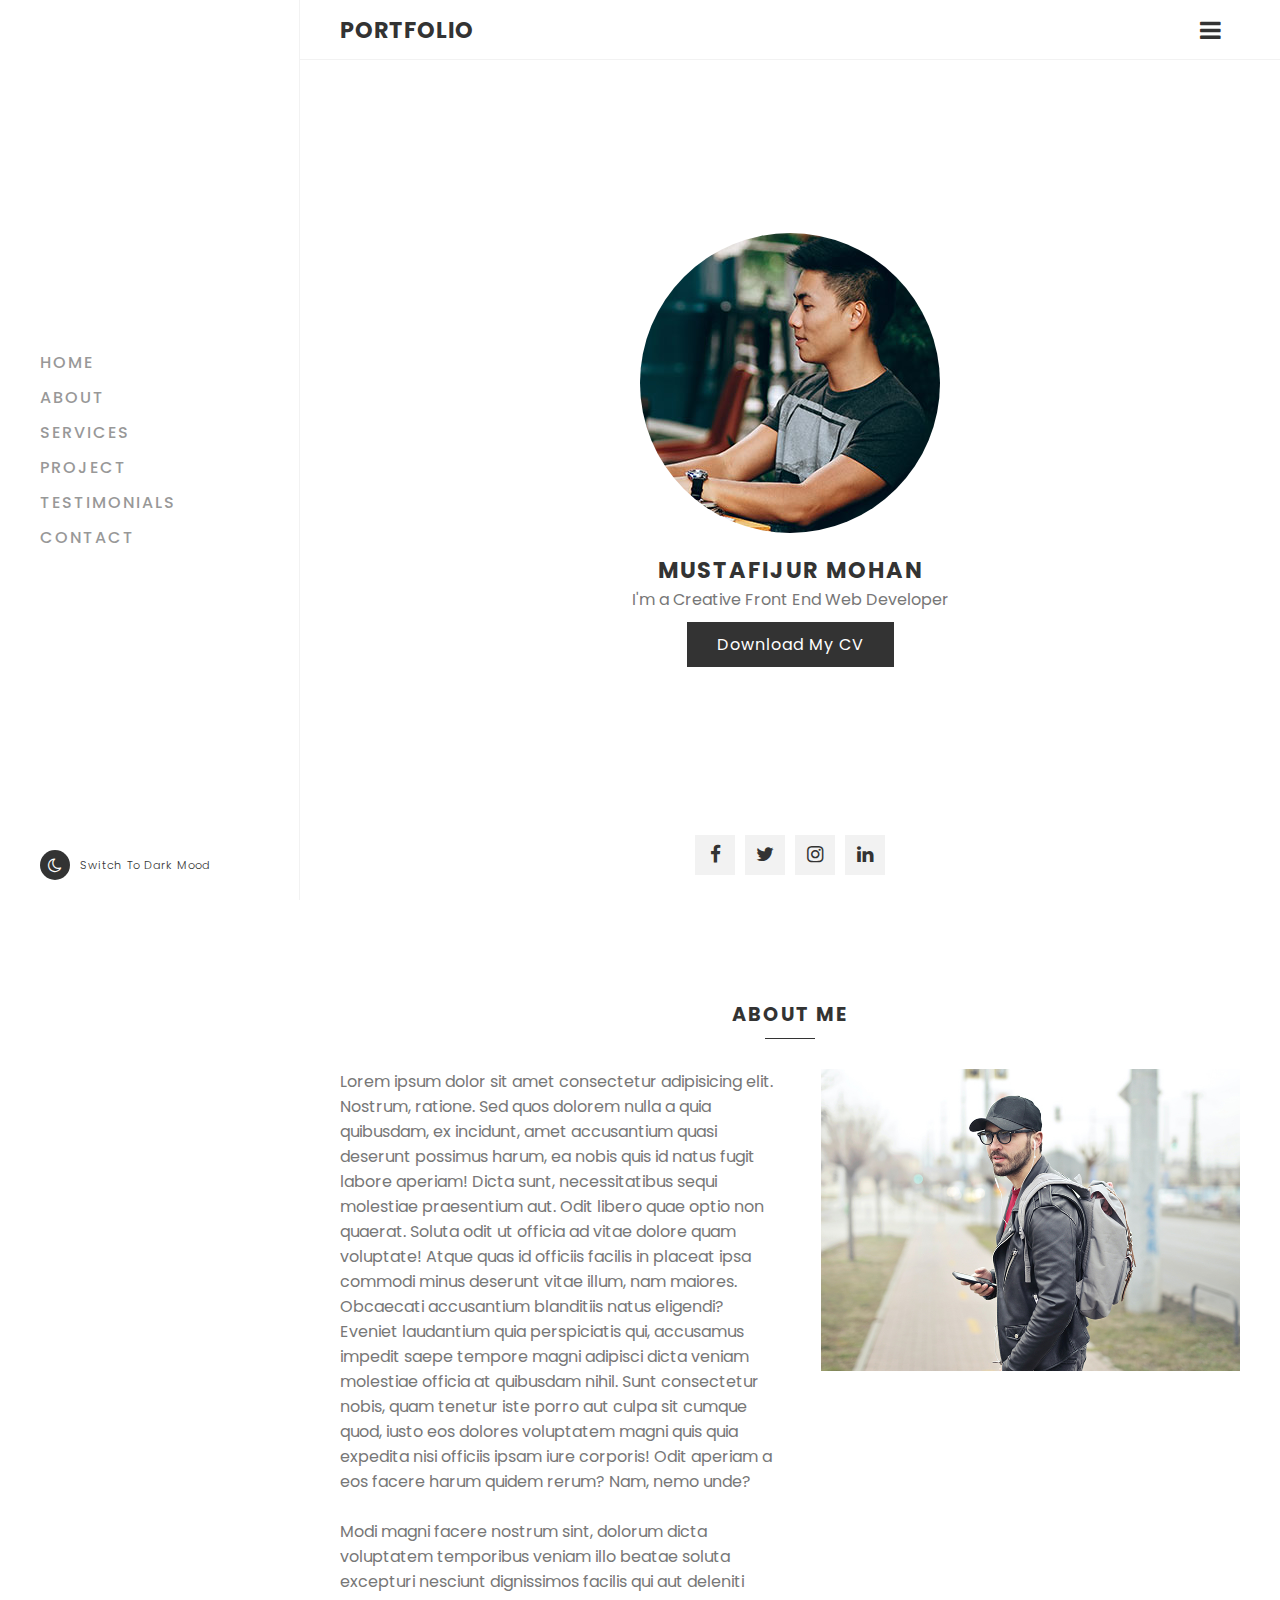
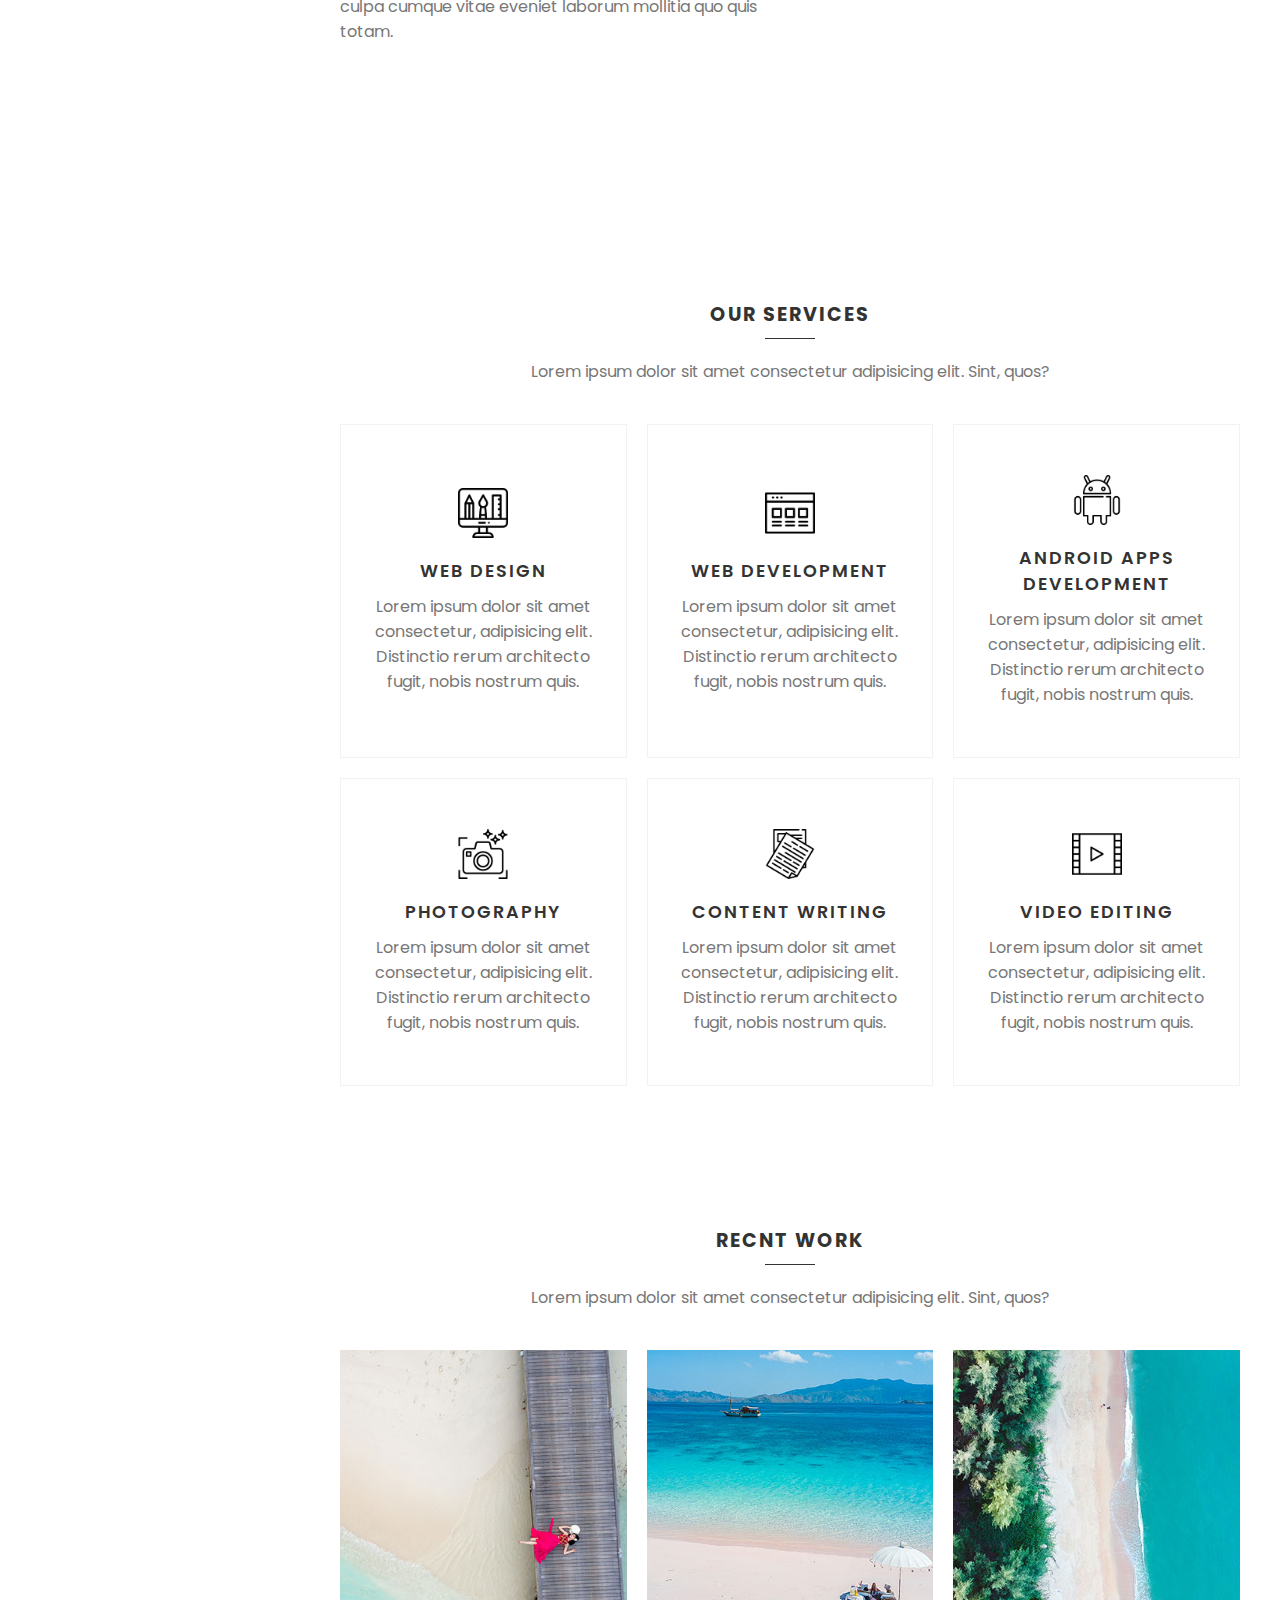
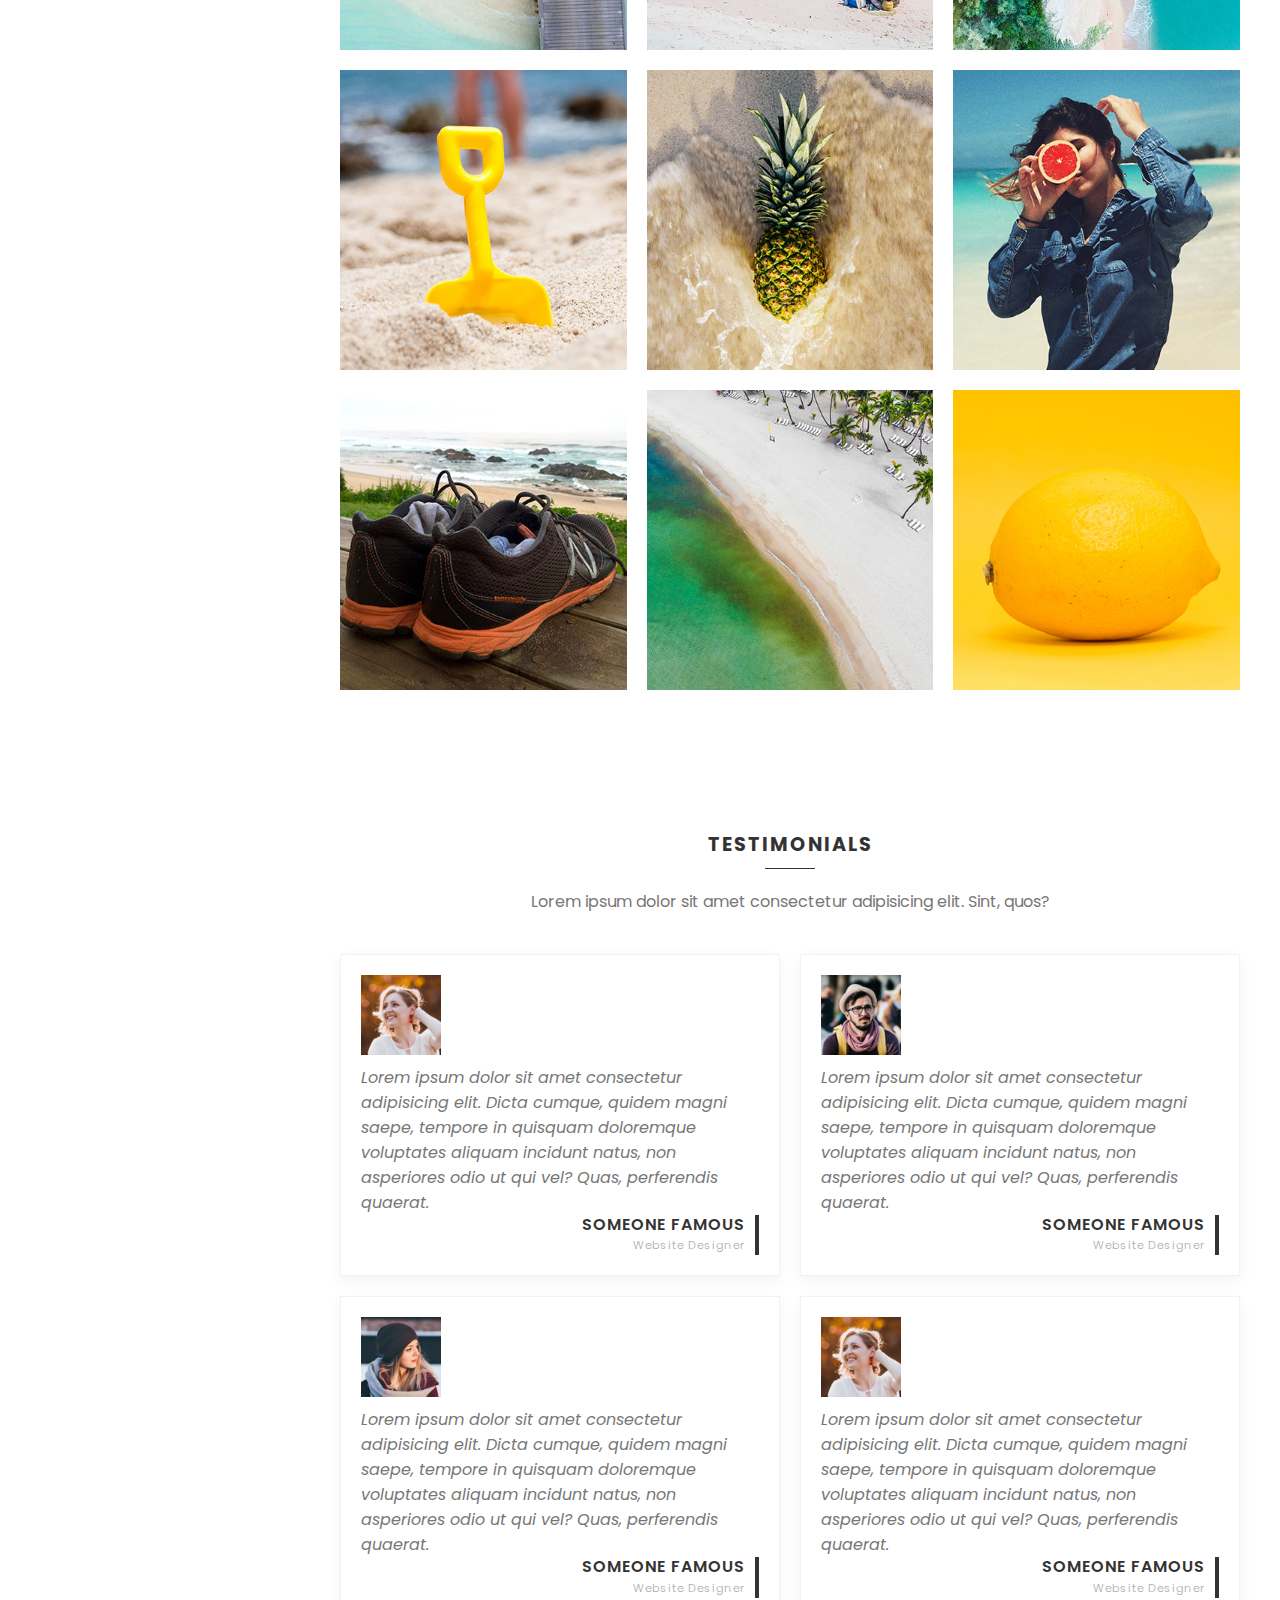
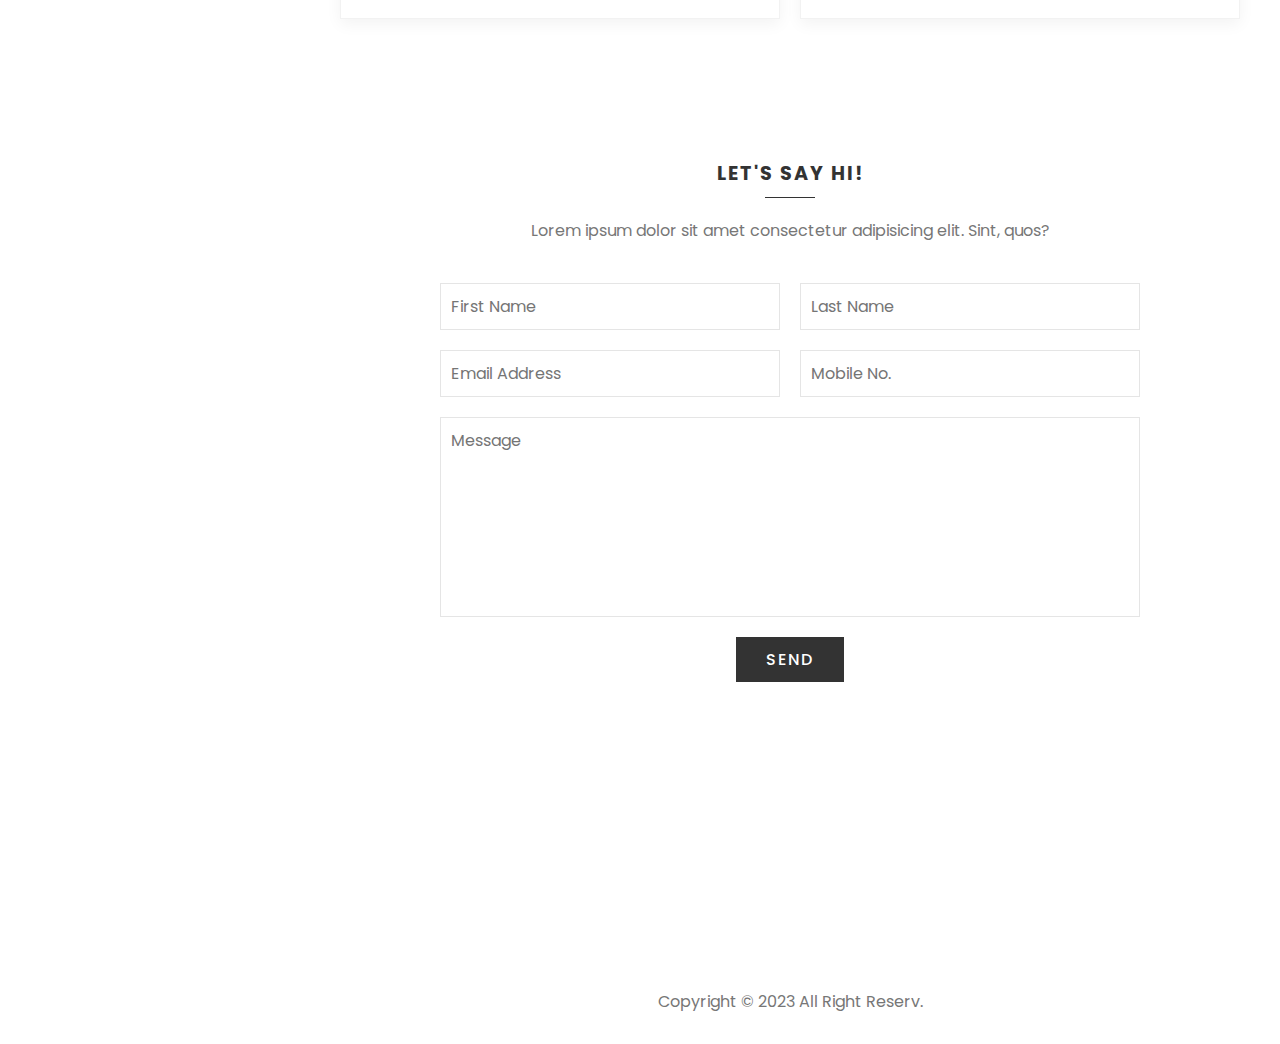
<file: index.html>
<!DOCTYPE html>
<html lang="en">
<head>
    <meta charset="UTF-8">
    <meta http-equiv="X-UA-Compatible" content="IE=edge">
    <meta name="viewport" content="width=device-width, initial-scale=1.0">
    <title>Complete Responsive Portfolio Website</title>
    <!-- Css link -->
    <link rel="stylesheet" href="assets/css/style.css">
    <!-- Font Awesome Cdn 4.7.0 -->
    <link rel="stylesheet" href="https://cdnjs.cloudflare.com/ajax/libs/font-awesome/4.7.0/css/font-awesome.css" integrity="sha512-5A8nwdMOWrSz20fDsjczgUidUBR8liPYU+WymTZP1lmY9G6Oc7HlZv156XqnsgNUzTyMefFTcsFH/tnJE/+xBg==" crossorigin="anonymous" referrerpolicy="no-referrer" />
</head>
<body>
    <div class="containers">
        <div class="navigation">
            <ul>
                <li><a href="#banner" onclick="toggleMenu();" >Home</a></li>
                <li><a href="#about" onclick="toggleMenu();" >About</a></li>
                <li><a href="#services" onclick="toggleMenu();" >Services</a></li>
                <li><a href="#project" onclick="toggleMenu();" >Project</a></li>
                <li><a href="#testimonials" onclick="toggleMenu();" >Testimonials</a></li>
                <li><a href="#contact" onclick="toggleMenu();" >Contact</a></li>
            </ul>
            <div class="themeSwitch"></div>
        </div>
        <div class="main">
            <div class="topbar">
                <a href="#" class="logo">Portfolio</a>
                <div class="toggle">
                    <i class="fa fa-bars" aria-hidden="true"></i>
                </div>
            </div>
           <!-- Banner Section Start -->
            <section class="banner" id="banner">
                <div class="content">
                    <div class="imgBox">
                        <img class=" wow fadeInUp" src="assets/images/user.jpg" >
                    </div>
                    <h3>MUSTAFIJUR MOHAN</h3>
                    <p>I'm a Creative Front End Web Developer</p>
                    <a href="./Resume/cv.html" target="black" class="btn">Download My CV</a>
                    <ul class="socialMedia">
                        <li><a href="#"><i class="fa fa-facebook" aria-hidden="true"></i></a></li>
                        <li><a href="#"><i class="fa fa-twitter" aria-hidden="true"></i></a></li>
                        <li><a href="#"><i class="fa fa-instagram" aria-hidden="true"></i></a></li>
                        <li><a href="#"><i class="fa fa-linkedin" aria-hidden="true"></i></a></li>
                    </ul>
                </div>
            </section>
            <!-- About Section Start -->
            <section id="about" class="about adjust">
                <div class="title">
                    <h2>About Me</h2>
                </div>
                <div class="content">
                    <div class="textBox">
                        <p>Lorem ipsum dolor sit amet consectetur adipisicing elit. Nostrum, ratione. Sed quos dolorem nulla a quia quibusdam, ex incidunt, amet accusantium quasi deserunt possimus harum, ea nobis quis id natus fugit labore aperiam! Dicta sunt, necessitatibus sequi molestiae praesentium aut. Odit libero quae optio non quaerat. Soluta odit ut officia ad vitae dolore quam voluptate! Atque quas id officiis facilis in placeat ipsa commodi minus deserunt vitae illum, nam maiores. Obcaecati accusantium blanditiis natus eligendi? Eveniet laudantium quia perspiciatis qui, accusamus impedit saepe tempore magni adipisci dicta veniam molestiae officia at quibusdam nihil. Sunt consectetur nobis, quam tenetur iste porro aut culpa sit cumque quod, iusto eos dolores voluptatem magni quis quia expedita nisi officiis ipsam iure corporis! Odit aperiam a eos facere harum quidem rerum? Nam, nemo unde?<br><br> Modi magni facere nostrum sint, dolorum dicta voluptatem temporibus veniam illo beatae soluta excepturi nesciunt dignissimos facilis qui aut deleniti culpa cumque vitae eveniet laborum mollitia quo quis totam.  </p>
                    </div>
                    <div class="imgBox">
                        <img src="assets/images/bg1.jpg" >
                    </div>
                </div>
            </section>

            <!-- Services Section Start -->
           <section id="services" class="services adjust">
                <div class="title">
                    <h2>Our Services</h2>
                    <p>Lorem ipsum dolor sit amet consectetur adipisicing elit. Sint, quos?</p>
                </div>
                <div class="content">
                    <div class="servicesBox">
                        <img src="assets/images/icon1.png" alt="">
                        <h2>Web Design</h2>
                        <p>Lorem ipsum dolor sit amet consectetur, adipisicing elit. Distinctio rerum architecto fugit, nobis nostrum quis.</p>
                    </div>
                    <div class="servicesBox">
                        <img src="assets/images/icon2.png" alt="">
                        <h2>Web Development</h2>
                        <p>Lorem ipsum dolor sit amet consectetur, adipisicing elit. Distinctio rerum architecto fugit, nobis nostrum quis.</p>
                    </div>
                    <div class="servicesBox">
                        <img src="assets/images/icon3.png" alt="">
                        <h2>Android Apps Development</h2>
                        <p>Lorem ipsum dolor sit amet consectetur, adipisicing elit. Distinctio rerum architecto fugit, nobis nostrum quis.</p>
                    </div>
                    <div class="servicesBox">
                        <img src="assets/images/icon4.png" alt="">
                        <h2>Photography</h2>
                        <p>Lorem ipsum dolor sit amet consectetur, adipisicing elit. Distinctio rerum architecto fugit, nobis nostrum quis.</p>
                    </div>
                    <div class="servicesBox">
                        <img src="assets/images/icon5.png" alt="">
                        <h2>Content Writing</h2>
                        <p>Lorem ipsum dolor sit amet consectetur, adipisicing elit. Distinctio rerum architecto fugit, nobis nostrum quis.</p>
                    </div>
                    <div class="servicesBox">
                        <img src="assets/images/icon6.png" alt="">
                        <h2>Video Editing</h2>
                        <p>Lorem ipsum dolor sit amet consectetur, adipisicing elit. Distinctio rerum architecto fugit, nobis nostrum quis.</p>
                    </div>
                </div>
            </section>
            <!-- Project Section Start -->
            <section id="project" class="project adjust">
                <div class="title">
                    <h2>Recnt Work</h2>
                    <p>Lorem ipsum dolor sit amet consectetur adipisicing elit. Sint, quos?</p>
                </div>
                <div class="content">

                    <div class="workBx">
                        <div class="imgBx">
                            <img src="assets/images/img1.jpg" >
                        </div>
                        <div class="textBx">
                            <h3>Project 1</h3>
                        </div>
                    </div>
                    <div class="workBx">
                        <div class="imgBx">
                            <img src="assets/images/img2.jpg" >
                        </div>
                        <div class="textBx">
                            <h3>Project 2</h3>
                        </div>
                    </div>
                    <div class="workBx">
                        <div class="imgBx">
                            <img src="assets/images/img3.jpg" >
                        </div>
                        <div class="textBx">
                            <h3>Project 3</h3>
                        </div>
                    </div>
                    <div class="workBx">
                        <div class="imgBx">
                            <img src="assets/images/img4.jpg" >
                        </div>
                        <div class="textBx">
                            <h3>Project 4</h3>
                        </div>
                    </div>
                    <div class="workBx">
                        <div class="imgBx">
                            <img src="assets/images/img5.jpg" >
                        </div>
                        <div class="textBx">
                            <h3>Project 5</h3>
                        </div>
                    </div>
                    <div class="workBx">
                        <div class="imgBx">
                            <img src="assets/images/img6.jpg" >
                        </div>
                        <div class="textBx">
                            <h3>Project 6</h3>
                        </div>
                    </div>
                    <div class="workBx">
                        <div class="imgBx">
                            <img src="assets/images/img7.jpg" >
                        </div>
                        <div class="textBx">
                            <h3>Project 7</h3>
                        </div>
                    </div>
                    <div class="workBx">
                        <div class="imgBx">
                            <img src="assets/images/img8.jpg" >
                        </div>
                        <div class="textBx">
                            <h3>Project 8</h3>
                        </div>
                    </div>
                    <div class="workBx">
                        <div class="imgBx">
                            <img src="assets/images/img9.jpg" >
                        </div>
                        <div class="textBx">
                            <h3>Project 9</h3>
                        </div>
                    </div>

                </div>
            </section>
            <!-- Testimonials Section Start -->
            <section id="testimonials" class="testimonials adjust">
                <div class="title">
                    <h2>Testimonials</h2>
                    <p>Lorem ipsum dolor sit amet consectetur adipisicing elit. Sint, quos?</p>
                </div>
                <div class="content">

                    <div class="testimonialsBox">
                        <div class="imgBx">
                            <img src="assets/images/user1.jpg" alt="">
                        </div>
                        <p>Lorem ipsum dolor sit amet consectetur adipisicing elit. Dicta cumque, quidem magni saepe, tempore in quisquam doloremque voluptates aliquam incidunt natus, non asperiores odio ut qui vel? Quas, perferendis quaerat.</p>
                        <h4>Someone Famous<br><span>Website Designer</span></h4>
                    </div>
                    <div class="testimonialsBox">
                        <div class="imgBx">
                            <img src="assets/images/user2.jpg" alt="">
                        </div>
                        <p>Lorem ipsum dolor sit amet consectetur adipisicing elit. Dicta cumque, quidem magni saepe, tempore in quisquam doloremque voluptates aliquam incidunt natus, non asperiores odio ut qui vel? Quas, perferendis quaerat.</p>
                        <h4>Someone Famous<br><span>Website Designer</span></h4>
                    </div>
                    <div class="testimonialsBox">
                        <div class="imgBx">
                            <img src="assets/images/user3.jpg" alt="">
                        </div>
                        <p>Lorem ipsum dolor sit amet consectetur adipisicing elit. Dicta cumque, quidem magni saepe, tempore in quisquam doloremque voluptates aliquam incidunt natus, non asperiores odio ut qui vel? Quas, perferendis quaerat.</p>
                        <h4>Someone Famous<br><span>Website Designer</span></h4>
                    </div>
                    <div class="testimonialsBox">
                        <div class="imgBx">
                            <img src="assets/images/user1.jpg" alt="">
                        </div>
                        <p>Lorem ipsum dolor sit amet consectetur adipisicing elit. Dicta cumque, quidem magni saepe, tempore in quisquam doloremque voluptates aliquam incidunt natus, non asperiores odio ut qui vel? Quas, perferendis quaerat.</p>
                        <h4>Someone Famous<br><span>Website Designer</span></h4>
                    </div>
                </div>
            </section>
            <!-- Contact Section Start -->
            <section id="contact" class="contact adjust">
                <div class="title">
                    <h2>Let's Say Hi!</h2>
                    <p>Lorem ipsum dolor sit amet consectetur adipisicing elit. Sint, quos?</p>
                </div>
                <div class="contactForm">
                    <div class="row">
                        <input type="text" placeholder="First Name">
                        <input type="text" placeholder="Last Name">
                    </div>
                    <div class="row">
                        <input type="email" placeholder="Email Address">
                        <input type="text" placeholder="Mobile No.">
                    </div>
                    <div class="row2">
                        <textarea name="" id="" cols="30" rows="10" placeholder="Message"></textarea>
                    </div>
                    <div class="row2">
                        <input type="submit" value="Send">
                    </div>
                </div>
            </section>
            <!--Copyright Section Start  -->
            <div class="copyright">
                <p>Copyright &copy; 2023 All Right Reserv.</p>
            </div>

        </div>
    </div>

    <!-- Js link -->
    <script src="assets/js/app.js"></script>
</body>
</html
</file>
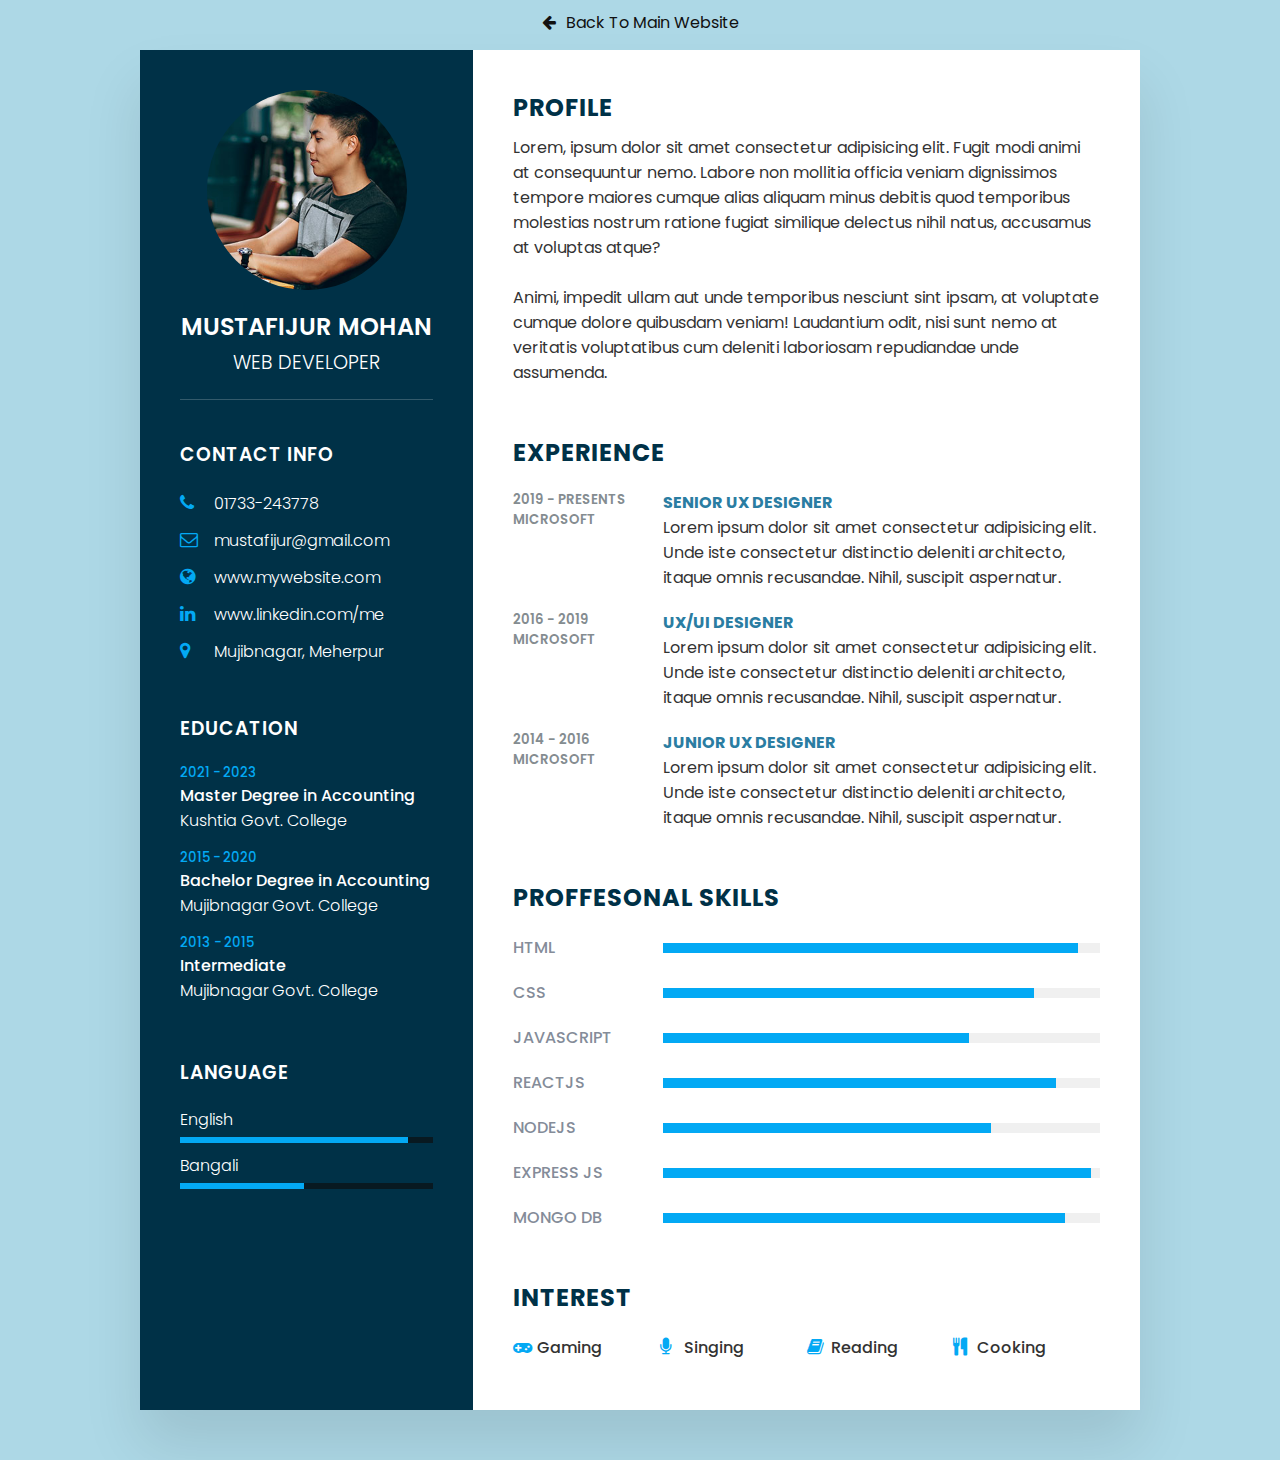
<file: Resume/cv.html>
<!DOCTYPE html>
<html lang="en">
<head>
    <meta charset="UTF-8">
    <meta http-equiv="X-UA-Compatible" content="IE=edge">
    <meta name="viewport" content="width=device-width, initial-scale=1.0">
    <title>This is Personal Responsive CV</title>
    <!-- Css link -->
    <link rel="stylesheet" href="assets/css/style.css">
    <!-- Font Awesome 4.7.0 Cdn link -->
    <link rel="stylesheet" href="https://cdnjs.cloudflare.com/ajax/libs/font-awesome/4.7.0/css/font-awesome.css" integrity="sha512-5A8nwdMOWrSz20fDsjczgUidUBR8liPYU+WymTZP1lmY9G6Oc7HlZv156XqnsgNUzTyMefFTcsFH/tnJE/+xBg==" crossorigin="anonymous" referrerpolicy="no-referrer" />
</head>
<body>
    <a href="../index.html" class="mainWebsite"><i class="fa fa-arrow-left" aria-hidden="true"></i>Back To Main Website</a>
     <div class="container">
        <!-- Left Side Start -->
        <div class="left_side">
            <div class="profileText">
                <div class="imgBox">
                    <img src="assets/images/user.jpg" >
                </div>
                <h2>MUSTAFIJUR MOHAN <br><span>Web Developer</span> </h2>
            </div>
            <!-- Contact Info -->
            <!-- Used Font Awesome 4.7.0 -->
            <div class="contactInfo">
                <h3 class="title">Contact Info</h3>
                <ul>
                    <li>
                        <span class="icon"><i class="fa fa-phone" aria-hidden="true"></i></span>
                        <span class="text">01733-243778</span>
                    </li>
                    <li>
                        <span class="icon"><i class="fa fa-envelope-o" aria-hidden="true"></i></span>
                        <span class="text">mustafijur@gmail.com</span>
                    </li>
                    <li>
                        <span class="icon"><i class="fa fa-globe" aria-hidden="true"></i></span>
                        <span class="text">www.mywebsite.com</span>
                    </li>
                    <li>
                        <span class="icon"><i class="fa fa-linkedin" aria-hidden="true"></i></span>
                        <span class="text">www.linkedin.com/me</span>
                    </li>
                    <li>
                        <span class="icon"><i class="fa fa-map-marker" aria-hidden="true"></i></span>
                        <span class="text">Mujibnagar, Meherpur</span>
                    </li>
                </ul>
            </div>

             <!-- Education Info -->
             <div class="contactInfo education">
                <h3 class="title">Education</h3>
                <ul>
                    <li>
                        <h5>2021 - 2023</h5>
                        <h4>Master Degree in Accounting</h4>
                        <h4>Kushtia Govt. College</h4>
                    </li>
                    <li>
                        <h5>2015 - 2020</h5>
                        <h4>Bachelor Degree in Accounting</h4>
                        <h4>Mujibnagar Govt. College</h4>
                    </li>
                    <li>
                        <h5>2013 - 2015</h5>
                        <h4>Intermediate</h4>
                        <h4>Mujibnagar Govt. College</h4>
                    </li>
                </ul>
            </div>
        <!-- Language Experience-->
           <div class="contactInfo language">
                <h3 class="title">Language</h3>
                <ul>
                    <li>
                        <span class="text">English</span>
                        <div class="persent">
                            <div style="width: 90%;"></div>
                        </div>
                    </li>
                    <li>
                        <span class="text">Bangali</span>
                        <div class="persent">
                            <div style="width: 49%;"></div>
                        </div>
                    </li>
                </ul>
            </div>
        </div>

        <!-- Right Side Start -->
       
        <div class="right_side">
            
            <div class="about">
                <h2 class="title2">Profile</h2>
                <p>Lorem, ipsum dolor sit amet consectetur adipisicing elit. Fugit modi animi at consequuntur nemo. Labore non mollitia officia veniam dignissimos tempore maiores cumque alias aliquam minus debitis quod temporibus molestias nostrum ratione fugiat similique delectus nihil natus, accusamus at voluptas atque? <br> <br> Animi, impedit ullam aut unde temporibus nesciunt sint ipsam, at voluptate cumque dolore quibusdam veniam! Laudantium odit, nisi sunt nemo at veritatis voluptatibus cum deleniti laboriosam repudiandae unde assumenda.</p>
            </div>
            <div class="about">
                <h2 class="title2">Experience</h2>

                <div class="box">
                    <div class="year_company">
                        <h5>2019 - Presents</h5>
                        <h5>Microsoft</h5>
                    </div>
                    <div class="text">
                        <h4>Senior UX Designer</h4>
                        <p>Lorem ipsum dolor sit amet consectetur adipisicing elit. Unde iste consectetur distinctio deleniti architecto, itaque omnis recusandae. Nihil, suscipit aspernatur.</p>
                    </div>
                </div>
                <div class="box">
                    <div class="year_company">
                        <h5>2016 - 2019</h5>
                        <h5>Microsoft</h5>
                    </div>
                    <div class="text">
                        <h4> UX/UI Designer</h4>
                        <p>Lorem ipsum dolor sit amet consectetur adipisicing elit. Unde iste consectetur distinctio deleniti architecto, itaque omnis recusandae. Nihil, suscipit aspernatur.</p>
                    </div>
                </div>
                <div class="box">
                    <div class="year_company">
                        <h5>2014 - 2016</h5>
                        <h5>Microsoft</h5>
                    </div>
                    <div class="text">
                        <h4>Junior UX Designer</h4>
                        <p>Lorem ipsum dolor sit amet consectetur adipisicing elit. Unde iste consectetur distinctio deleniti architecto, itaque omnis recusandae. Nihil, suscipit aspernatur.</p>
                    </div>
                </div>
            </div>

            <div class="about skills">
                <h2 class="title2">Proffesonal Skills</h2>
                <div class="box">
                    <h4>Html</h4>
                    <div class="persent">
                        <div style="width: 95%;"></div>
                    </div>
                </div>
                <div class="box">
                    <h4>Css</h4>
                    <div class="persent">
                        <div style="width: 85%;"></div>
                    </div>
                </div>
                <div class="box">
                    <h4>Javascript</h4>
                    <div class="persent">
                        <div style="width: 70%;"></div>
                    </div>
                </div>
                <div class="box">
                    <h4>ReactJs</h4>
                    <div class="persent">
                        <div style="width: 90%;"></div>
                    </div>
                </div>
                <div class="box">
                    <h4>NodeJs</h4>
                    <div class="persent">
                        <div style="width: 75%;"></div>
                    </div>
                </div>
                <div class="box">
                    <h4>Express Js</h4>
                    <div class="persent">
                        <div style="width: 98%;"></div>
                    </div>
                </div>
                <div class="box">
                    <h4>Mongo DB</h4>
                    <div class="persent">
                        <div style="width: 92%;"></div>
                    </div>
                </div>
            </div>

            <div class="about interest">
                <h2 class="title2">Interest</h2>

                <ul>
                    <li> <i class="fa fa-gamepad" aria-hidden="true"></i> Gaming</li>
                    <li> <i class="fa fa-microphone" aria-hidden="true"></i> Singing</li>
                    <li> <i class="fa fa-book" aria-hidden="true"></i> Reading</li>
                    <li> <i class="fa fa-cutlery" aria-hidden="true"></i> Cooking</li>
                </ul>
            </div>
        </div>
    </div>  


</body>
</html>
</file>
<file: assets/css/style.css>
@import url("https://fonts.googleapis.com/css2?family=Poppins:wght@300;400;500;600;700;800&display=swap");

*{
    margin: 0;
    padding: 0;
    box-sizing: border-box;
    font-family: "Poppins",sans-serif;
    scroll-behavior: smooth;
}
 :root {
    --black: #333;
    --black2: #333;
    --white: #fff;
    --white2: #fff;
}
.dark {
    --black: #fff;
    --black2: #444;
    --white: #333;
    --white2: #444;
}
body {
    overflow-x: hidden;
}
.container {
    position: relative;
    width: 100%;
}
.navigation {
    position: fixed;
    display: flex;
    width: 300px;
    height: 100%;
    background: var(--white2);
    border-right: 1px solid rgba(0,0,0,0.05);
    justify-content: center;
    align-items: center;
    overflow: hidden;
    transition: width 0.5s, left 0.5s;
}
.dark .navigation  {
    border-right: 1px solid rgba(0,0,0,0.5);
}
.navigation.active {
    width: 0;
}
.navigation ul {
    position: relative;
    width: 100%;
    top: 0;
    left: 0;
    padding: 20px 40px;
}
.navigation ul li {
    position: relative;
    width: 100%;
    list-style: none;
    
}
.navigation ul li a {
    position: relative;
    display: block;
    display: flex;
    width: 100%;
    text-decoration: none;
    text-transform: uppercase;
    font-weight: 500;
    color: var( --black);
    margin: 10px 0;
    white-space: normal;
    letter-spacing: 2px;
    opacity: 0.5;
}
.navigation ul li a:hover{
    opacity: 1;
}
.main {
    position: absolute;
    width: calc(100% - 300px);
    background: var(--white);
    left: 300px;
    min-height: 100vh;
    transition: left 0.5s, width 0.5s;
}
.main.active {
    left: 0px;
    width: calc(100% - 0px);
}
.main .topbar {
    position: fixed;
    display: flex;
    top: 0;
    left: 300px;
    width: calc(100% - 300px);
    background: var(--white2);
    border-bottom: 1px solid rgba(0,0,0,0.05);
    height: 60px;
    padding: 0 40px;
    justify-content: space-between;
    align-items: center;
    z-index: 10000;
    transition: left 0.5s, width 0.5s;
}
.dark .main .topbar {
    border-bottom: 1px solid rgba(0,0,0,0.5);
}
.main .topbar.active {
    left: 0px;
    width: calc(100% - 0px);
}
.main .topbar .logo {
    text-decoration: none;
    text-transform: uppercase;
    color: var(--black);
    font-size: 1.4em;
    font-weight: 700;
    letter-spacing: 1px;
}
.main .topbar .toggle {
    position: relative;
    width: 60px;
    height: 60px;
    display: flex;
    font-size: 24px;
    color: var(--black);
    justify-content: center;
    align-items: center;
    cursor: pointer;
}  
/* Banner Side Start */

section {
    position: relative;
    min-height: 100vh;
}
.banner {
    display: flex;
    justify-content: center;
    align-items: center;
    padding: 0 20px ;
}
.banner .content {
    display: flex;
    flex-direction: column;
    justify-content: center;
    align-items: center;
}
.banner .imgBox {
    position: relative;
    width: 300px;
    height: 300px;
    border-radius: 50%;
    margin-bottom: 20px;
    overflow: hidden;
}
.banner .imgBox img {
    position: absolute;
    top: 0;
    left: 0;
    width: 100%;
    height: 100%;
    object-fit: cover;
}
h3 {
    position: relative;
    text-transform: uppercase;
    font-size: 1.4em;
    letter-spacing: 2px;
    color: var(--black);
}
p {
    color: #777;
}
.dark p {
    color:var( --black);
}
.btn {
    position: relative;
    display: inline-block;
    font-weight: 400;
    padding: 10px 30px;
    background: var(--black2);
    text-decoration: none;
    color: #fff;
    letter-spacing: 1px;
    margin-top: 10px;
}
.dark .btn:hover {
    background: #2196f3;
}
.socialMedia {
    position: absolute;
    display: flex;
    bottom: 20px;
}
.socialMedia li {
    list-style: none;
}
.socialMedia li a {
    display: inline-block;
    display: flex;
    width: 40px;
    height: 40px;
    background: rgba(0,0,0,0.05);
    color: var(--black);
    margin: 5px ;
    font-size: 1.2em;
    justify-content: center;
    align-items: center;
    text-decoration: none;
}
.dark .socialMedia li a:hover {
    background: #2196f3;
}
.socialMedia li a:hover {
    background: var(--black);
    color: #fff;
} 
/* About Section Start */

.adjust {
    position: relative;
    display: inline-block;
    min-height: 100vh;
    width: 100%;
    padding-top: 100px;
    padding-left: 40px;
    padding-right: 40px;
    background: var(--white);
    color: var(--black);
}
.title {
    width: 100%;
    text-align: center;
}
.title h2 {
    position: relative;
    text-transform: uppercase;
    letter-spacing: 2px;
    font-size: 1.2em;
    margin-bottom: 30px;
}
.title h2::before {
    position: absolute;
    content: '';
    bottom: -10px;
    left: 50%;
    transform: translateX(-50%);
    width: 50px;
    height: 1px;
    background: var(--black);
}
.about .content {
    display: flex;
    justify-content: space-between;
    margin-top: 40px;
}
.about .content .textBox {
    width: 49%;
    min-width: 49%;
}
.about .content .imgBox {
    margin-left: 40px;
}
.about .content .imgBox img {
    max-width: 100%;
} 

/* Services Section Start */

.services {
    padding-top: 100px;
}
.services .content {
    display: grid;
    grid-template-columns: repeat(3,1fr);
    grid-gap: 20px;
    margin: 40px 0;
}
.services .content .servicesBox {
    display: flex;
    border: 1px solid rgba(0,0,0,0.05);
    padding: 50px 20px;
    justify-content: center;
    align-items: center;
    flex-direction: column;
    background: var(--white2);
}
.dark .services .content .servicesBox:hover {
    background: #2196f3;
}
.services .content .servicesBox img {
    max-width: 50px;
}
.dark .services .content .servicesBox img {
    filter: invert(1);
}
.services .content .servicesBox h2 {
    font-size: 1.1em;
    font-weight: 600;
    margin-top: 20px;
    margin-bottom: 10px;
    color: var(--black);
    text-align: center;
    text-transform: uppercase;
    letter-spacing: 2px;

}
.services .content .servicesBox p {
    text-align: center;
} 

/* Project Section Start */
.project .content {
    display: grid;
    grid-template-columns: repeat(3,1fr);
    grid-gap: 20px;
    margin: 40px 0;
}
.project .content .workBx {
    position: relative;
    width: 100%;
    height: 300px;
    overflow: hidden;
}
.project .content .workBx .imgBx {
    position: relative;
    width: 100%;
    height: 100%;
    transform: translateY(0);
    transition: 0.5s ease-in-out;
}
.project .content .workBx:hover .imgBx  {
    transform: translateY(-100%);
}
.project .content .workBx .imgBx img {
    position: absolute;
    top: 0;
    left: 0;
    width: 100%;
    height: 100%;
    object-fit: cover;
}
.project .content .workBx .textBx  {
    position: absolute;
    display: flex;
    top: 0;
    left: 0;
    width: 100%;
    height: 100%;
    background: var(--black);
    justify-content: center;
    align-items: center;
    transform: translateY(100%);
    transition: 0.5s ease-in-out;
}
.dark .project .content .workBx .textBx {
    background: #444;
}
.project .content .workBx:hover .textBx {
    transform: translateY(0);
}
.project .content .workBx .textBx h3 {
    color: #fff;
    font-size: 1em;
}
/* Testimonials Section Start */
.testimonials .content {
    display: grid;
    grid-template-columns: repeat(2,1fr);
    grid-gap: 20px;
    margin: 40px 0;
}
.testimonials .content .testimonialsBox {
    background: var(--white2);
    border: 1px solid rgba(0,0,0,0.05);
    box-shadow: 0 5px 15px rgba(0,0,0,0.05);
    padding: 20px;
}
.dark .testimonials .content .testimonialsBox:hover {
    background: #2196f3;
}
.testimonials .content .testimonialsBox .imgBx {
    position: relative;
    width: 80px;
    height: 80px;
    overflow: hidden;
    margin-bottom: 10px;
}
.testimonials .content .testimonialsBox .imgBx img {
    position: absolute;
    top: 0;
    left: 0;
    height: 100%;
    width: 100%;
    object-fit: cover;
}
.testimonials .content .testimonialsBox p {
    font-style: italic;
}
.testimonials .content .testimonialsBox h4 {
    text-transform: uppercase;
    text-align: right;
    color: var(--black);
    font-size: 1em;
    font-weight: 600;
    letter-spacing: 1px;
    line-height: 1.2em;
    border-right: 4px solid var(--black2);
    padding-right: 10px;
}
.testimonials .content .testimonialsBox h4 span{
    font-size: 0.7em;
    font-weight: 300;
    color: #aaa;
    text-transform: initial;
}
/* Contact Section Start */
.contact {
    display: flex;
    justify-content: flex-start;
    align-items: center;
    flex-direction: column;
}
.contact .contactForm {
    width: 100%;
    max-width: 700px;
    margin-top: 20px;
}
.contact .contactForm .row {
    display: grid;
    width: 100%;
    grid-template-columns: repeat(2,1fr );
    grid-gap: 20px;
    margin-top: 20px;
}
.contact .contactForm .row2 {
    display: flex;
    width: 100%;
    justify-content: center;
    align-items: center;
    margin-top: 20px;
}
.contact .contactForm .row input,
.contact .contactForm .row2 textarea
{
    width: 100%;
    padding: 10px;
    background: var(--white2);
    color: var(--black);
    border: none;
    outline: none;
    border: 1px solid rgba(0,0,0,0.1);
    font-size: 16px;
}
.contact .contactForm .row2 textarea {
    resize: none;
    height: 200px;
}
.contact .contactForm .row2 input[type="submit"] {
    display: inline-block;
    max-width: 150px;
    padding: 10px 30px;
    background: var(--black2);
    color: #fff;
    text-transform: uppercase;
    font-size: 16px;
    font-weight: 500;
    letter-spacing: 2px;
    border: none;
    cursor: pointer;
}
.dark .contact .contactForm .row2 input[type="submit"]:hover {
    background: #2196f3;
}
/* CopyRight Section Start */
.copyright {
    position: relative;
    bottom: 0;
    padding: 10px 40px;
    text-align: center;
    margin: 20px 0;
}
/* Dark and Light Mode Section Start */
.themeSwitch {
    position: absolute;
    display: flex;
    background: var(--black);
    color: var(--white);
    width: 30px;
    height: 30px;
    bottom: 20px;
    left: 40px;
    border-radius: 50%;
    justify-content: center;
    align-items: center;
    cursor: pointer;
}
.themeSwitch::before {
    content: '\f186 ';
    font-family: FontAwesome;
}
.dark .themeSwitch::before {
    content: '\f185 ';
    font-family: FontAwesome;
}
.themeSwitch::after {
    position: absolute;
    content: 'Switch To Dark Mood';
    left: 40px;
    color: var(--black);
    white-space: nowrap;
    font-size: 0.7em;
    font-weight: 300;
    letter-spacing: 1px;
    pointer-events: none;
}
.dark .themeSwitch::after {
    content: 'Switch To Light Mood';
}

/* Reponsive Design */

@media (max-width: 992px) {
    .themeSwitch {
        left: 20px;
    }
    .navigation {
        left: -100%;
    }
    .navigation.active {
        left: 0;
        width: 100%;
    }
    .main {
        width: 100%;
        left: 0;
    }
    .main.active {
        left: 100%;
    }
    .main .topbar {
        width: 100%;
        left: 0;
        padding: 0 20px;
    }
    .navigation ul {
        padding: 20px 20px;
    }
    .banner .imgBox {
        width: 250px;
        height: 250px;
    }
    .banner h3,
    .banner p {
        text-align: center;
    }
    .adjust {
        padding: 0 20px;
        padding-top: 80px;
    }
    .about .content {
        flex-direction: column;
    }
    .about .content .textBox {
        width: 100%;
        min-width: 100%;
    }
    .about .content .imgBox {
        margin-left: 0;
        margin-top: 20px;
    }
    .services .content  {
        grid-template-columns: repeat(2,1fr);
    }
    .project .content {
        grid-template-columns: repeat(2,1fr);
    }
}

@media (max-width: 767px) {
    .services .content  {
        grid-template-columns: repeat(1,1fr);
    }
    .project .content {
        grid-template-columns: repeat(1,1fr);
    }
    .testimonials .content {
        grid-template-columns: repeat(1,1fr);
    }
    .contact .contactForm .row {
        grid-template-columns: repeat(1,1fr);
    }
    .contact {
        margin-bottom: 20px;
    }
    .copyright {
        padding: 10px 20px;
    }
}
</file>
<file: Resume/assets/css/style.css>
@import url("https://fonts.googleapis.com/css2?family=Poppins:wght@300;400;500;600;700;800&display=swap");

 *{
    margin: 0;
    padding: 0;
    box-sizing: border-box;
    font-family: 'Poppins', sans-serif;
}
/* Responsive Resume CV Design Start */
body {
    display: flex;
    min-height: 100vh;
    justify-content: center;
    align-items: center;
    background: lightblue;
}
/* Back side start */
.mainWebsite {
    position: absolute;
    text-decoration: none;
    color: #111;
    white-space: nowrap;
    top: 10px;
}
.mainWebsite .fa {
    margin-right: 10px;
}
/* Back side end */
.container {
    position: relative;
    width: 100%;
    max-width: 1000px;
    min-height: 1000px;
    margin: 50px;
    background: #fff;
    display: grid;
    grid-template-columns: 1fr 2fr;
    box-shadow: 0 35px 55px rgba(0,0,0,0.1);
}
.container .left_side {
    position: relative;
    background: #003147;
    padding: 40px;
}
.profileText {
    position: relative;
    display: flex;
    flex-direction: column;
    align-items: center;
    padding-bottom: 20px;
    border-bottom: 1px solid rgba(255,255,255,0.2);

}
.profileText .imgBox {
    position: relative;
    width: 200px;
    height: 200px;
    border-radius: 50%;
    overflow: hidden;
}
.profileText .imgBox img {
    position: absolute;
    top: 0;
    left: 0;
    width: 100%;
    height: 100%;
    object-fit: cover;
}
.profileText h2 {
    color: #fff;
    text-transform: uppercase;
    font-size: 1.5em;
    font-weight: 600;
    margin-top: 20px;
    text-align: center;
    line-height: 1.4em;
}
.profileText h2 span {
    font-size: 0.8em;
    font-weight: 300;
}
.contactInfo {
    padding-top: 40px;
}
.title {
    color: #fff;
    text-transform: uppercase;
    letter-spacing: 1px;
    margin-bottom: 20px;
    font-weight: 600;
}
.contactInfo ul {
    position: relative;
}
.contactInfo ul li {
    position: relative;
    list-style: none;
    margin: 10px 0;
    cursor: pointer;
}
.contactInfo ul li .icon {
    display: inline-block;
    width: 30px;
    font-size: 18px;
    color: #03a9f4;
}
.contactInfo ul li .text {
    color: #fff;
    font-weight: 300;
}
.contactInfo.education li {
    margin-bottom: 15px;
}
.contactInfo.education h5 {
    color: #03a9f4;
    font-weight: 500;
}
.contactInfo.education h4:nth-child(2) {
    color: #fff;
    font-weight: 500;
}
.contactInfo.education h4 {
    color: #fff;
    font-weight: 300;
}
.contactInfo.language .persent {
    position: relative;
    display: block;
    width: 100%;
    height: 6px;
    background: #081921;
    margin-top: 5px;
}
.contactInfo.language .persent div {
    position: absolute;
    top: 0;
    left: 0;
    height: 100%;
    background: #03a9f4;
} 

/* Right Side Style */
.container .right_side {
    position: relative;
    background: #fff;
    padding: 40px;
} 
.about {
    margin-bottom: 50px;
}
.about:last-child {
    margin-bottom: 0;
}
.title2 {
    color: #003147;
    text-transform: uppercase;
    letter-spacing: 1px;
    margin-bottom: 10px;
}
p {
    color: #333;
}
.about .box {
    display: flex;
    flex-direction: row;
    margin: 20px 0;
}
.about .box .year_company {
    min-width: 150px;
}
.about .box .year_company h5 {
    text-transform: uppercase;
    font-weight: 600;
    color: #848c90;
}
.about .box .text h4 {
    text-transform: uppercase;
    color: #2a7da2;
    font-size: 16px;
}
.skills .box {
    position: relative;
    width: 100%;
    display: grid;
    grid-template-columns: 150px 1fr;
    justify-content: center;
    align-items: center;
}
.skills .box h4 {
    text-transform: uppercase;
    font-weight: 500;
    color: #848c99;
}
.skills .box .persent {
    position: relative;
    width: 100%;
    height: 10px;
    background: #f0f0f0;
}
.skills .box .persent div {
    position: absolute;
    top: 0;
    left: 0;
    height: 100%;
    background: #03a9f4;
}
.interest ul {
    display: grid;
    grid-template-columns: repeat(4,1fr);
}
.interest ul li {
    list-style: none;
    font-weight: 500;
    margin: 10px 0;
    color: #333;
}
.interest ul li .fa {
    width: 20px;
    font-size: 18px;
    color: #03a9f4;
}


/* Responsive Design */

@media (max-width: 1000px) {
    .container {
        margin: 10px;
        grid-template-columns: repeat(1,1fr);
    }
    .interest ul {
        grid-template-columns: repeat(2,1fr );
    }
}
@media (max-width: 600px) {
    .about .box {
        flex-direction: column;
    }
    .about .box .year_company {
        margin-bottom: 5px;
    }
    .interest ul {
        grid-template-columns: repeat(1,1fr );
    }
    .skills .box {
        grid-template-columns: repeat(1,1fr);
    }
}  
/* Responsive Resume CV Design End */
</file>
